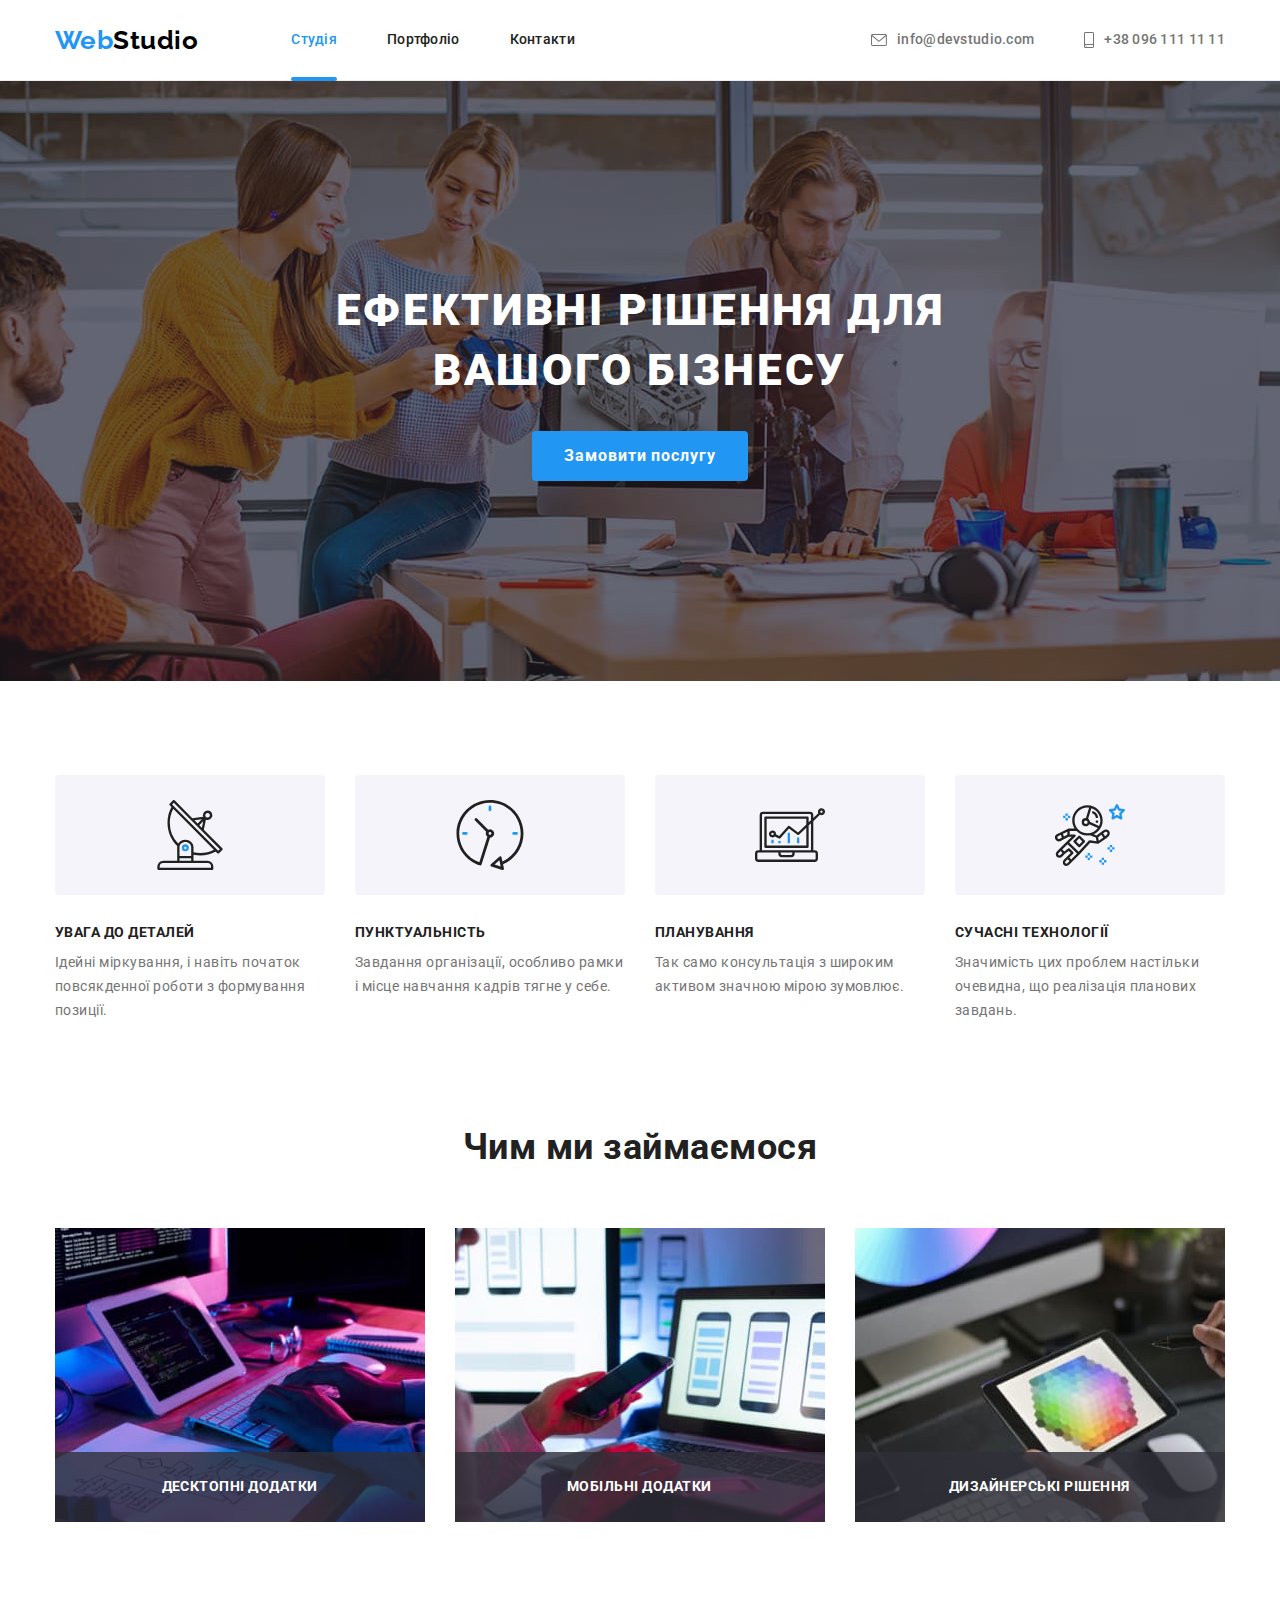
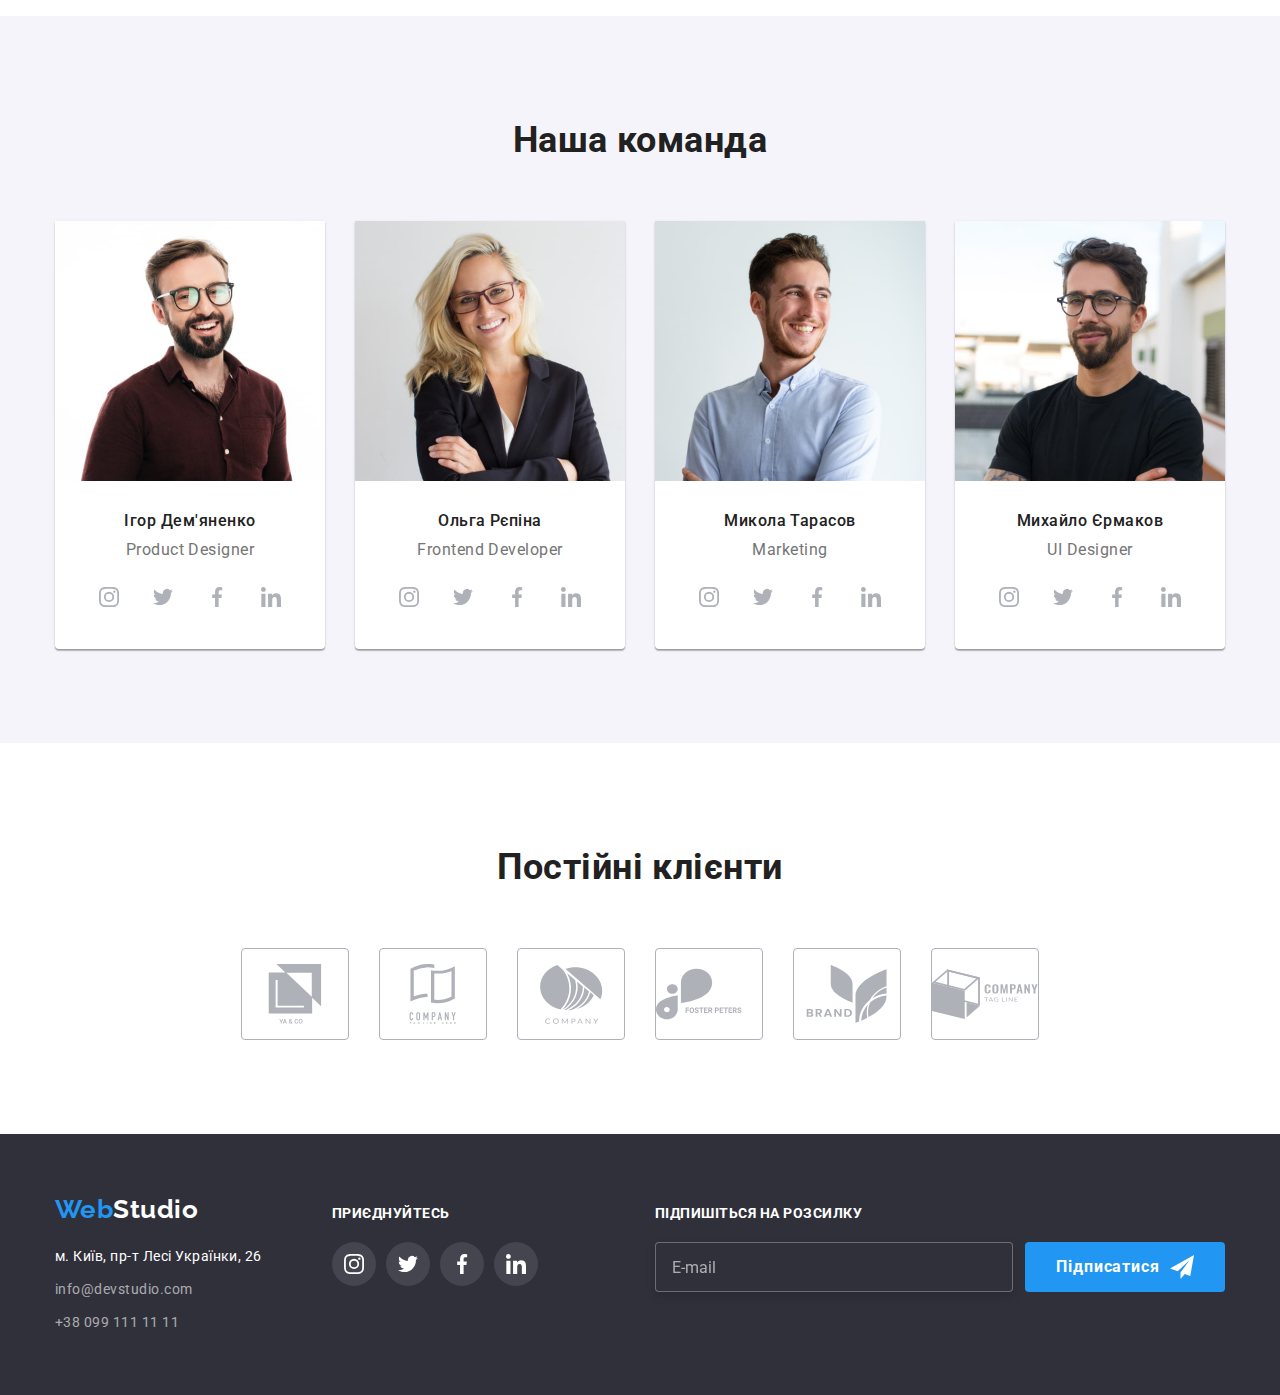
<file: index.html>
<!DOCTYPE html>
<html lang="uk">
  <head>
    <meta charset="UTF-8" />
    <meta http-equiv="X-UA-Compatible" content="IE=edge" />
    <meta name="viewport" content="width=device-width, initial-scale=1.0" />
    <title>Studio</title>
    <link rel="preconnect" href="https://fonts.googleapis.com" />
    <link rel="preconnect" href="https://fonts.gstatic.com" crossorigin />
    <link
      href="https://fonts.googleapis.com/css2?family=Raleway:wght@700&family=Roboto:wght@400;500;700;900&display=swap"
      rel="stylesheet"
    />
    <link
      rel="stylesheet"
      href="https://cdnjs.cloudflare.com/ajax/libs/modern-normalize/1.1.0/modern-normalize.min.css"
    />
    <link rel="stylesheet" href="./css/styles.css" />
  </head>
  <body>
    <!-- Header -->
    <header class="page-header">
      <div class="container nav-container">
        <nav class="main-nav">
          <a href="./index.html" class="logo"><span class="logo-text">Web</span>Studio</a>

          <ul class="site-nav list">
            <li class="item"><a href="./index.html" class="link current">Студія</a></li>
            <li class="item"><a href="./portfolio.html" class="link">Портфоліо</a></li>
            <li class="item"><a href="#" class="link">Контакти</a></li>
          </ul>
        </nav>

        <ul class="contacts list">
          <li class="item">
            <a href="malito:info@devstudio.com" class="link">
              <svg lang="en" aria-label="icon mail" class="mail-icon" width="16" height="12">
                <use href="./images/icons.svg#icon-envelope-1"></use></svg
              >info@devstudio.com</a
            >
          </li>
          <li class="item">
            <a href="tel:+380961111111" class="link">
              <svg lang="en" aria-label="icon smartphone" class="tel-icon" width="10" height="16">
                <use href="./images/icons.svg#icon-smartphone"></use></svg
              >+38 096 111 11 11</a
            >
          </li>
        </ul>
      </div>
    </header>

    <main>
      <!-- Hero -->
      <section class="hero overlay">
        <div class="container">
          <h1 class="hero-title">Ефективні рішення для вашого бізнесу</h1>
          <button type="button" class="hero-button" data-modal-open>Замовити послугу</button>
        </div>
      </section>

      <!-- Benefits -->
      <section class="section">
        <div class="container">
          <h2 class="title">Наші особливості</h2>

          <ul class="benefits list">
            <li class="item">
              <div class="benefits-icons">
                <svg lang="en" aria-label="icon antenna" class="icons-list" width="70" height="70">
                  <use href="./images/icons.svg#icon-antenna-1"></use>
                </svg>
              </div>

              <h3 class="benefits-title">УВАГА ДО ДЕТАЛЕЙ</h3>
              <p class="benefits-text">
                Ідейні міркування, і навіть початок повсякденної роботи з формування позиції.
              </p>
            </li>
            <li class="item">
              <div class="benefits-icons">
                <svg lang="en" aria-label="icon clock" class="icons-list" width="70" height="70">
                  <use href="./images/icons.svg#icon-clock-1"></use>
                </svg>
              </div>

              <h3 class="benefits-title">ПУНКТУАЛЬНІСТЬ</h3>
              <p class="benefits-text">
                Завдання організації, особливо рамки і місце навчання кадрів тягне у себе.
              </p>
            </li>
            <li class="item">
              <div class="benefits-icons">
                <svg lang="en" aria-label="icon diagram" class="icons-list" width="70" height="70">
                  <use href="./images/icons.svg#icon-diagram-1"></use>
                </svg>
              </div>

              <h3 class="benefits-title">ПЛАНУВАННЯ</h3>
              <p class="benefits-text">
                Так само консультація з широким активом значною мірою зумовлює.
              </p>
            </li>
            <li class="item">
              <div class="benefits-icons">
                <svg
                  lang="en"
                  aria-label="icon astronaut"
                  class="icons-list"
                  width="70"
                  height="70"
                >
                  <use href="./images/icons.svg#icon-astronaut-1"></use>
                </svg>
              </div>

              <h3 class="benefits-title">СУЧАСНІ ТЕХНОЛОГІЇ</h3>
              <p class="benefits-text">
                Значимість цих проблем настільки очевидна, що реалізація планових завдань.
              </p>
            </li>
          </ul>
        </div>
      </section>

      <!-- Company services -->
      <section class="section services">
        <div class="container">
          <h2 class="section-title">Чим ми займаємося</h2>
          <ul class="list pics-box">
            <li class="item pics-card">
              <img src="./images/img(1).jpg" alt="веб-сайт" width="370" />
              <div class="thumb">
                <p class="desktop-overlay">Десктопні додатки</p>
              </div>
            </li>

            <li class="item pics-card">
              <img src="./images/img(2).jpg" alt="додаток" width="370" />
              <div class="thumb">
                <p class="mobile-overlay">Мобільні додатки</p>
              </div>
            </li>

            <li class="item pics-card">
              <img src="./images/img(3).jpg" alt="дизайн" width="370" />
              <div class="thumb">
                <p class="design-overlay">Дизайнерські рішення</p>
              </div>
            </li>
          </ul>
        </div>
      </section>

      <!-- Team -->
      <section class="section team">
        <div class="container">
          <h2 class="section-title">Наша команда</h2>
          <ul class="staff list">
            <li class="item">
              <img src="./images/img1.jpg" alt="фото дизайнера продукта" width="270" />
              <div class="box">
                <h3 class="staff-title">Ігор Дем'яненко</h3>
                <p class="position">Product Designer</p>

                <ul class="social-links list">
                  <li>
                    <a href="#" class="link"
                      ><svg
                        lang="en"
                        aria-label="icon instagram"
                        class="icons-links"
                        width="20"
                        height="20"
                      >
                        <use href="./images/icons.svg#icon-instagram-2"></use></svg
                    ></a>
                  </li>
                  <li>
                    <a href="#" class="link"
                      ><svg
                        lang="en"
                        aria-label="icon twitter"
                        class="icons-links"
                        width="20"
                        height="20"
                      >
                        <use href="./images/icons.svg#icon-twitter-1"></use></svg
                    ></a>
                  </li>
                  <li>
                    <a href="#" class="link"
                      ><svg
                        lang="en"
                        aria-label="icon facebook"
                        class="icons-links"
                        width="20"
                        height="20"
                      >
                        <use href="./images/icons.svg#icon-facebook-1"></use></svg
                    ></a>
                  </li>
                  <li>
                    <a href="#" class="link"
                      ><svg
                        lang="en"
                        aria-label="icon linkedin"
                        class="icons-links"
                        width="20"
                        height="20"
                      >
                        <use href="./images/icons.svg#icon-linkedin-1"></use></svg
                    ></a>
                  </li>
                </ul>
              </div>
            </li>

            <li class="item">
              <img src="./images/img2.jpg" alt="фото фронтед разробника" width="270" />
              <div class="box">
                <h3 class="staff-title">Ольга Рєпіна</h3>
                <p class="position">Frontend Developer</p>
                <ul class="social-links list">
                  <li>
                    <a href="#" class="link"
                      ><svg
                        lang="en"
                        aria-label="icon instagram"
                        class="icons-links"
                        width="20"
                        height="20"
                      >
                        <use href="./images/icons.svg#icon-instagram-2"></use></svg
                    ></a>
                  </li>
                  <li>
                    <a href="#" class="link"
                      ><svg
                        lang="en"
                        aria-label="icon twitter"
                        class="icons-links"
                        width="20"
                        height="20"
                      >
                        <use href="./images/icons.svg#icon-twitter-1"></use></svg
                    ></a>
                  </li>
                  <li>
                    <a href="#" class="link"
                      ><svg
                        lang="en"
                        aria-label="icon facebook"
                        class="icons-links"
                        width="20"
                        height="20"
                      >
                        <use href="./images/icons.svg#icon-facebook-1"></use></svg
                    ></a>
                  </li>
                  <li>
                    <a href="#" class="link"
                      ><svg
                        lang="en"
                        aria-label="icon linkedin"
                        class="icons-links"
                        width="20"
                        height="20"
                      >
                        <use href="./images/icons.svg#icon-linkedin-1"></use></svg
                    ></a>
                  </li>
                </ul>
              </div>
            </li>
            <li class="item">
              <img src="./images/img3.jpg" alt="фото маркетолога" width="270" />
              <div class="box">
                <h3 class="staff-title">Микола Тарасов</h3>
                <p class="position">Marketing</p>

                <ul class="social-links list">
                  <li>
                    <a href="" class="link">
                      <svg
                        lang="en"
                        aria-label="icon instagram"
                        class="icons-links"
                        width="20"
                        height="20"
                      >
                        <use href="./images/icons.svg#icon-instagram-2"></use>
                      </svg>
                    </a>
                  </li>
                  <li>
                    <a href="" class="link">
                      <svg
                        lang="en"
                        aria-label="icon twitter"
                        class="icons-links"
                        width="20"
                        height="20"
                      >
                        <use href="./images/icons.svg#icon-twitter-1"></use>
                      </svg>
                    </a>
                  </li>
                  <li>
                    <a href="" class="link">
                      <svg
                        lang="en"
                        aria-label="icon facebook"
                        class="icons-links"
                        width="20"
                        height="20"
                      >
                        <use href="./images/icons.svg#icon-facebook-1"></use>
                      </svg>
                    </a>
                  </li>
                  <li>
                    <a href="" class="link">
                      <svg
                        lang="en"
                        aria-label="icon linkedin"
                        class="icons-links"
                        width="20"
                        height="20"
                      >
                        <use href="./images/icons.svg#icon-linkedin-1"></use>
                      </svg>
                    </a>
                  </li>
                </ul>
              </div>
            </li>
            <li class="item">
              <img src="./images/img4.jpg" alt="фото інтерфейсу користувача" width="270" />
              <div class="box">
                <h3 class="staff-title">Михайло Єрмаков</h3>
                <p class="position">UI Designer</p>
                <ul class="social-links list">
                  <li>
                    <a href="" class="link">
                      <svg
                        lang="en"
                        aria-label="icon instagram"
                        class="icons-links"
                        width="20"
                        height="20"
                      >
                        <use href="./images/icons.svg#icon-instagram-2"></use>
                      </svg>
                    </a>
                  </li>
                  <li>
                    <a href="" class="link">
                      <svg
                        lang="en"
                        aria-label="icon twitter"
                        class="icons-links"
                        width="20"
                        height="20"
                      >
                        <use href="./images/icons.svg#icon-twitter-1"></use>
                      </svg>
                    </a>
                  </li>
                  <li>
                    <a href="" class="link">
                      <svg
                        lang="en"
                        aria-label="icon facebook"
                        class="icons-links"
                        width="20"
                        height="20"
                      >
                        <use href="./images/icons.svg#icon-facebook-1"></use>
                      </svg>
                    </a>
                  </li>
                  <li>
                    <a href="" class="link">
                      <svg
                        lang="en"
                        aria-label="icon linkedin"
                        class="icons-links"
                        width="20"
                        height="20"
                      >
                        <use href="./images/icons.svg#icon-linkedin-1"></use>
                      </svg>
                    </a>
                  </li>
                </ul>
              </div>
            </li>
          </ul>
        </div>
      </section>

      <!-- Clients -->
      <section class="section">
        <div class="container">
          <h2 class="section-title">Постійні клієнти</h2>
          <ul class="clients list">
            <li class="item">
              <a href="" class="link">
                <svg
                  lang="en"
                  aria-label="icon first company"
                  class="clients-icons"
                  width="106"
                  height="60"
                >
                  <use href="./images/icons.svg#icon-group"></use>
                </svg>
              </a>
            </li>
            <li class="item">
              <a href="" class="link">
                <svg
                  lang="en"
                  aria-label="icon second company"
                  class="clients-icons"
                  width="106"
                  height="60"
                >
                  <use href="./images/icons.svg#icon-group-1"></use>
                </svg>
              </a>
            </li>
            <li class="item">
              <a href="" class="link">
                <svg
                  lang="en"
                  aria-label="icon third company"
                  class="clients-icons"
                  width="106"
                  height="60"
                >
                  <use href="./images/icons.svg#icon-group-2"></use>
                </svg>
              </a>
            </li>
            <li class="item">
              <a href="" class="link">
                <svg
                  lang="en"
                  aria-label="icon fourth company"
                  class="clients-icons"
                  width="106"
                  height="60"
                >
                  <use href="./images/icons.svg#icon-group-3"></use>
                </svg>
              </a>
            </li>
            <li class="item">
              <a href="" class="link">
                <svg
                  lang="en"
                  aria-label="icon fifth company"
                  class="clients-icons"
                  width="106"
                  height="60"
                >
                  <use href="./images/icons.svg#icon-group-4"></use>
                </svg>
              </a>
            </li>
            <li class="item">
              <a href="" class="link">
                <svg
                  lang="en"
                  aria-label="icon sixth company"
                  class="clients-icons"
                  width="106"
                  height="60"
                >
                  <use href="./images/icons.svg#icon-group-5"></use>
                </svg>
              </a>
            </li>
          </ul>
        </div>
      </section>
    </main>
    <!-- Footer -->
    <footer class="footer">
      <div class="container main-div">
        <div>
          <a href="./index.html" class="logo-text logo"
            >Web<span class="logo-footer">Studio</span></a
          >
          <address>
            <ul class="footer-address list">
              <li>
                <a
                  href="https://goo.gl/maps/UHNFEPTADkzNhCQ2A"
                  target="_blank"
                  rel="noopener noreferrer nofollow"
                  class="link"
                  >м. Київ, пр-т Лесі Українки, 26</a
                >
              </li>
              <li>
                <a href="malito:info@devstudio.com" class="footer-address list"
                  >info@devstudio.com</a
                >
              </li>
              <li>
                <a href="tel:+380991111111" class="footer-address list">+38 099 111 11 11</a>
              </li>
            </ul>
          </address>
        </div>

        <div class="join-div">
          <p class="text-join">приєднуйтесь</p>
          <ul class="footer-social list">
            <li class="item">
              <a href="" class="link">
                <svg
                  lang="en"
                  aria-label="icon instagram"
                  class="footer-icon"
                  width="20"
                  height="20"
                >
                  <use href="./images/icons.svg#icon-instagram-2"></use>
                </svg>
              </a>
            </li>
            <li class="item">
              <a href="" class="link">
                <svg lang="en" aria-label="icon twitter" class="footer-icon" width="20" height="20">
                  <use href="./images/icons.svg#icon-twitter-1"></use>
                </svg>
              </a>
            </li>
            <li class="item">
              <a href="" class="link">
                <svg
                  lang="en"
                  aria-label="icon facebook"
                  class="footer-icon"
                  width="20"
                  height="20"
                >
                  <use href="./images/icons.svg#icon-facebook-1"></use>
                </svg>
              </a>
            </li>
            <li class="item">
              <a href="" class="link">
                <svg
                  lang="en"
                  aria-label="icon linkedin"
                  class="footer-icon"
                  width="20"
                  height="20"
                >
                  <use href="./images/icons.svg#icon-linkedin-1"></use>
                </svg>
              </a>
            </li>
          </ul>
        </div>

        <div class="subscribe">
          <p class="subscribe-text">Підпишіться на розсилку</p>
          <form class="form-field">
            <label>
              <input type="email" name="user-email" id="email" placeholder="E-mail" />
            </label>
            <button type="submit" class="subscribe-btn">
              Підписатися
              <svg lang="en" aria-label="icon send" width="24" height="24">
                <use href="./images/icons.svg#icon-icon-send"></use>
              </svg>
            </button>
          </form>
        </div>
      </div>
    </footer>

    <div class="backdrop is-hidden" data-modal>
      <div class="modal">
        <button type="button" class="close-btn" data-modal-close>
          <svg class="icon-modal" width="18" height="18">
            <use href="./images/icons.svg#icon-close"></use>
          </svg>
        </button>

        <p class="form-title">Залиште свої дані, ми вам передзвонимо</p>

        <form class="modal-form">
          <label for="name-user">Ім'я</label>
          <div class="position-icon">
            <input
              type="text"
              name="user-name"
              id="name-user"
              required
              pattern="[a-zA-Zа-яА-ЯіІїЇ`ʼ]+"
            />
            <svg class="modal-icon" width="18" height="18">
              <use href="./images/icons.svg#icon-person-black"></use>
            </svg>
          </div>

          <label for="tel-user">Телефон</label>
          <div class="position-icon">
            <input
              type="tel"
              name="user-tel"
              id="tel-user"
              required
              pattern="[0-9]{3}-[0-9]{3}-[0-9]{2}-[0-9]{2}"
              title="xxx-xxx-xx-xx"
            />
            <svg class="modal-icon" width="18" height="18">
              <use href="./images/icons.svg#icon-phone-black"></use>
            </svg>
          </div>

          <label for="email-user">Пошта</label>
          <div class="position-icon">
            <input
              type="email"
              name="user-email"
              id="email-user"
              required
              pattern="[a-z0-9._%+-]+@[a-z0-9.-]+\.[a-z]{2,}$"
            />
            <svg class="modal-icon" width="18" height="18">
              <use href="./images/icons.svg#icon-email-black"></use>
            </svg>
          </div>

          <label for="comment-user">Коментар</label>
          <textarea name="user-comment" id="comment-user" placeholder="Введіть текст"></textarea>

          <label for="done" class="form-label">
            <input
              class="check-tick"
              type="checkbox"
              name="agreement-concent"
              value="ok"
              id="done"
              required
            />
            <svg class="icon-box" width="16" height="15">
              <use class="custom-box" href="./images/icons.svg#icon-checkbox"></use>
              <svg width="16" height="15">
                <use class="custom-icon" href="./images/icons.svg#icon-check"></use>
              </svg>
            </svg>

            Погоджуюся з розсилкою та приймаю&nbsp;<a href="#">Умови договору</a>
          </label>

          <button type="submit" class="send-btn">Відправити</button>
        </form>
      </div>
    </div>

    <script src="./js/modal.js"></script>
  </body>
</html>
</file>
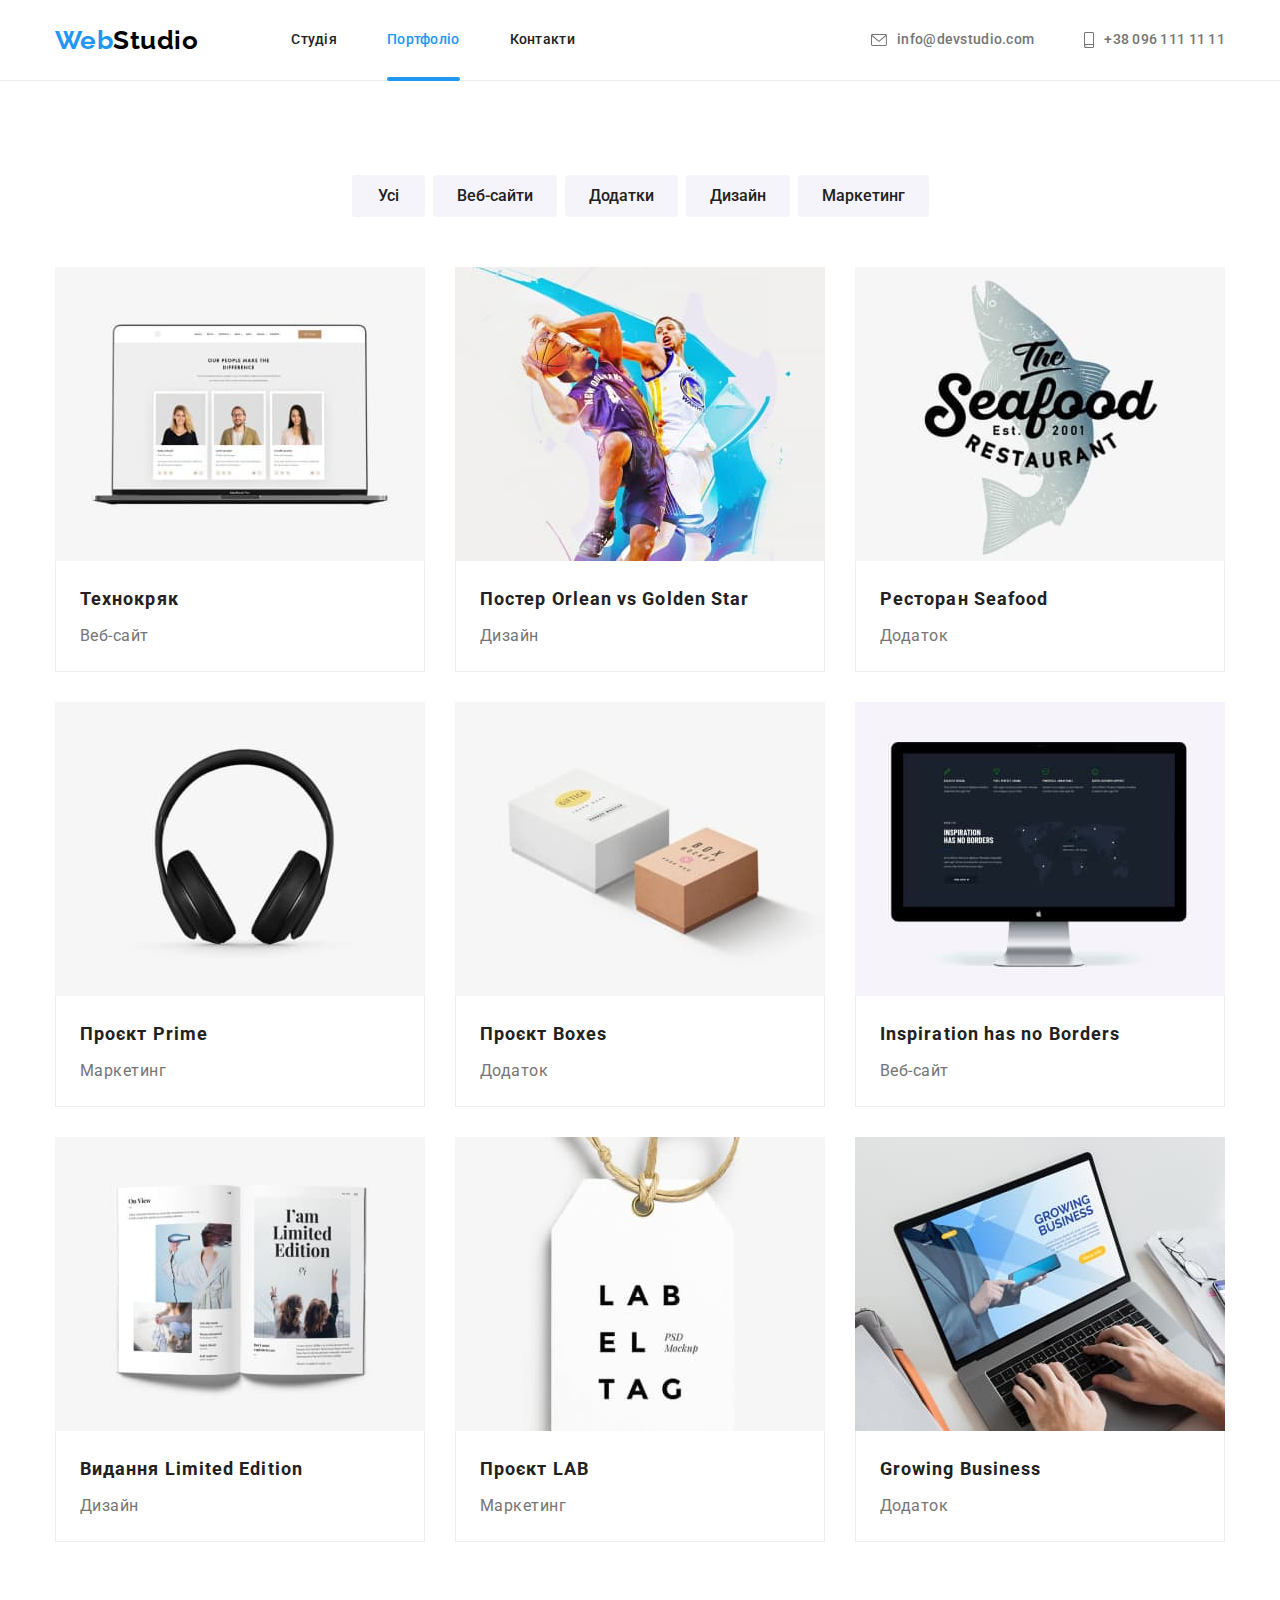
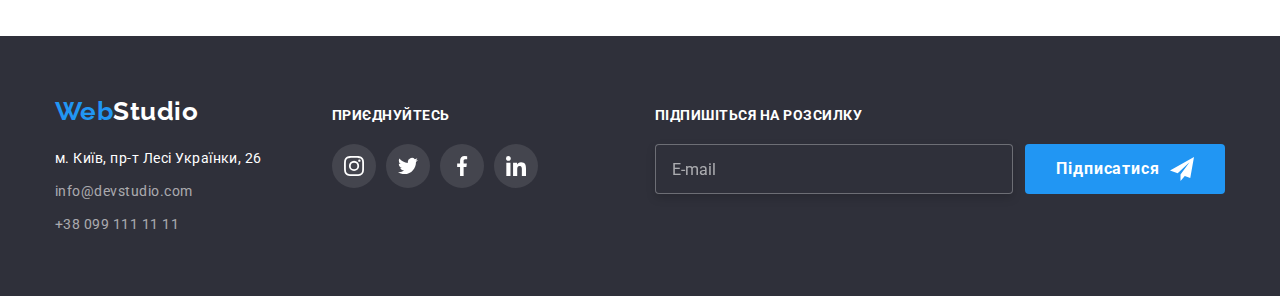
<file: portfolio.html>
<!DOCTYPE html>
<html lang="uk">
  <head>
    <meta charset="UTF-8" />
    <meta http-equiv="X-UA-Compatible" content="IE=edge" />
    <meta name="viewport" content="width=device-width, initial-scale=1.0" />
    <title>Portfolio</title>
    <link rel="preconnect" href="https://fonts.googleapis.com" />
    <link rel="preconnect" href="https://fonts.gstatic.com" crossorigin />
    <link
      href="https://fonts.googleapis.com/css2?family=Raleway:wght@700&family=Roboto:wght@400;500;700;900&display=swap"
      rel="stylesheet"
    />
    <link
      rel="stylesheet"
      href="https://cdnjs.cloudflare.com/ajax/libs/modern-normalize/1.1.0/modern-normalize.min.css"
    />
    <link rel="stylesheet" href="./css/styles.css" />
  </head>
  <body>
    <!-- Header -->
    <header class="page-header">
      <div class="container nav-container">
        <nav class="main-nav">
          <a href="./index.html" class="logo"><span class="logo-text">Web</span>Studio</a>

          <ul class="site-nav list">
            <li class="item"><a href="./index.html" class="link">Студія</a></li>
            <li class="item"><a href="./portfolio.html" class="link current">Портфоліо</a></li>
            <li class="item"><a href="#" class="link">Контакти</a></li>
          </ul>
        </nav>

        <ul class="contacts list">
          <li class="item">
            <a href="malito:info@devstudio.com" class="link">
              <svg lang="en" aria-label="icon mail" class="mail-icon" width="16" height="12">
                <use href="./images/icons.svg#icon-envelope-1"></use></svg
              >info@devstudio.com</a
            >
          </li>
          <li class="item">
            <a href="tel:+380961111111" class="link"
              ><svg lang="en" aria-label="icon smartphone" class="tel-icon" width="10" height="16">
                <use href="./images/icons.svg#icon-smartphone"></use></svg
              >+38 096 111 11 11</a
            >
          </li>
        </ul>
      </div>
    </header>

    <main>
      <section class="section">
        <div class="container">
          <h1 class="title">Перелік послуг</h1>
          <ul class="filter list">
            <li class="item"><button type="button" class="button list">Усі</button></li>
            <li class="item"><button type="button" class="button list">Веб-сайти</button></li>
            <li class="item"><button type="button" class="button list">Додатки</button></li>
            <li class="item"><button type="button" class="button list">Дизайн</button></li>
            <li class="item"><button type="button" class="button list">Маркетинг</button></li>
          </ul>

          <ul class="cards list">
            <li class="item">
              <a href="#" class="link">
                <div class="cards-wrapper">
                  <img src="./images/pic2/img(01).jpg" alt="ноутбук" width="370" />
                  <p class="cards-overlay">
                    Ресурс пропонує комплексні пропозиції з різним рівнем функціоналу та сервісів.
                    Все це дозволить відвідувачу отримати вичерпні відомості про компанію чи
                    приватну особу.
                  </p>
                </div>

                <div class="portfolio-cards">
                  <h2 class="cards-title">Технокряк</h2>
                  <p class="cards-name">Веб-сайт</p>
                </div>
              </a>
            </li>
            <li class="item">
              <a href="#" class="link">
                <div class="cards-wrapper">
                  <img
                    src="./images/pic2/img(02).jpg"
                    alt="чоловіки грають у баскетбол"
                    width="370"
                  />
                  <p class="cards-overlay">
                    Ресурс пропонує комплексні пропозиції з різним рівнем функціоналу та сервісів.
                    Все це дозволить відвідувачу отримати вичерпні відомості про компанію чи
                    приватну особу.
                  </p>
                </div>

                <div class="portfolio-cards">
                  <h2 class="cards-title">Постер <span lang="en">Orlean vs Golden Star</span></h2>
                  <p class="cards-name">Дизайн</p>
                </div>
              </a>
            </li>
            <li class="item">
              <a href="#" class="link">
                <div class="cards-wrapper">
                  <img src="./images/pic2/img(03).jpg" alt="логотип ресторану" width="370" />
                  <p class="cards-overlay">
                    Ресурс пропонує комплексні пропозиції з різним рівнем функціоналу та сервісів.
                    Все це дозволить відвідувачу отримати вичерпні відомості про компанію чи
                    приватну особу.
                  </p>
                </div>

                <div class="portfolio-cards">
                  <h2 class="cards-title">Ресторан <span lang="en">Seafood</span></h2>
                  <p class="cards-name">Додаток</p>
                </div>
              </a>
            </li>
            <li class="item">
              <a href="#" class="link">
                <div class="cards-wrapper">
                  <img src="./images/pic2/img(04).jpg" alt="навушники" width="370" />
                  <p class="cards-overlay">
                    Ресурс пропонує комплексні пропозиції з різним рівнем функціоналу та сервісів.
                    Все це дозволить відвідувачу отримати вичерпні відомості про компанію чи
                    приватну особу.
                  </p>
                </div>

                <div class="portfolio-cards">
                  <h2 class="cards-title">Проєкт <span lang="en">Prime</span></h2>
                  <p class="cards-name">Маркетинг</p>
                </div>
              </a>
            </li>
            <li class="item">
              <a href="#" class="link">
                <div class="cards-wrapper">
                  <img src="./images/pic2/img(05).jpg" alt="дві коробки" width="370" />
                  <p class="cards-overlay">
                    Ресурс пропонує комплексні пропозиції з різним рівнем функціоналу та сервісів.
                    Все це дозволить відвідувачу отримати вичерпні відомості про компанію чи
                    приватну особу.
                  </p>
                </div>
                <div class="portfolio-cards">
                  <h2 class="cards-title">Проєкт <span lang="en">Boxes</span></h2>
                  <p class="cards-name">Додаток</p>
                </div>
              </a>
            </li>
            <li class="item">
              <a href="#" class="link">
                <div class="cards-wrapper">
                  <img src="./images/pic2/img(06).jpg" alt="монітор" width="370" />
                  <p class="cards-overlay">
                    Ресурс пропонує комплексні пропозиції з різним рівнем функціоналу та сервісів.
                    Все це дозволить відвідувачу отримати вичерпні відомості про компанію чи
                    приватну особу.
                  </p>
                </div>

                <div class="portfolio-cards">
                  <h2 class="cards-title"><span lang="en">Inspiration has no Borders</span></h2>
                  <p class="cards-name">Веб-сайт</p>
                </div>
              </a>
            </li>
            <li class="item">
              <a href="#" class="link">
                <div class="cards-wrapper">
                  <img src="./images/pic2/img(07).jpg" alt="журнал" width="370" />
                  <p class="cards-overlay">
                    Ресурс пропонує комплексні пропозиції з різним рівнем функціоналу та сервісів.
                    Все це дозволить відвідувачу отримати вичерпні відомості про компанію чи
                    приватну особу.
                  </p>
                </div>
                <div class="portfolio-cards">
                  <h2 class="cards-title">Видання <span lang="en">Limited Edition</span></h2>
                  <p class="cards-name">Дизайн</p>
                </div>
              </a>
            </li>
            <li class="item">
              <a href="#" class="link">
                <div class="cards-wrapper">
                  <img src="./images/pic2/img(08).jpg" alt="етикетка" width="370" />
                  <p class="cards-overlay">
                    Ресурс пропонує комплексні пропозиції з різним рівнем функціоналу та сервісів.
                    Все це дозволить відвідувачу отримати вичерпні відомості про компанію чи
                    приватну особу.
                  </p>
                </div>
                <div class="portfolio-cards">
                  <h2 class="cards-title">Проєкт <span lang="en">LAB</span></h2>
                  <p class="cards-name">Маркетинг</p>
                </div>
              </a>
            </li>
            <li class="item">
              <a href="#" class="link">
                <div class="cards-wrapper">
                  <img
                    src="./images/pic2/img(09).jpg"
                    alt="чоловік друкує на ноутбуці"
                    width="370"
                  />
                  <p class="cards-overlay">
                    Ресурс пропонує комплексні пропозиції з різним рівнем функціоналу та сервісів.
                    Все це дозволить відвідувачу отримати вичерпні відомості про компанію чи
                    приватну особу.
                  </p>
                </div>

                <div class="portfolio-cards">
                  <h2 class="cards-title"><span lang="en">Growing Business</span></h2>
                  <p class="cards-name">Додаток</p>
                </div>
              </a>
            </li>
          </ul>
        </div>
      </section>
    </main>
    <!-- Footer -->
    <footer class="footer">
      <div class="container main-div">
        <div>
          <a href="./index.html" class="logo-text logo"
            >Web<span class="logo-footer">Studio</span></a
          >
          <address>
            <ul class="footer-address list">
              <li>
                <a
                  href="https://goo.gl/maps/UHNFEPTADkzNhCQ2A"
                  target="_blank"
                  rel="noopener noreferrer nofollow"
                  class="link"
                  >м. Київ, пр-т Лесі Українки, 26</a
                >
              </li>
              <li>
                <a href="malito:info@devstudio.com" class="footer-address list"
                  >info@devstudio.com</a
                >
              </li>
              <li><a href="tel:+380991111111" class="footer-address list">+38 099 111 11 11</a></li>
            </ul>
          </address>
        </div>

        <div class="join-div">
          <p class="text-join">приєднуйтесь</p>
          <ul class="footer-social list">
            <li class="item">
              <a href="" class="link">
                <svg
                  lang="en"
                  aria-label="icon instagram"
                  class="footer-icon"
                  width="20"
                  height="20"
                >
                  <use href="./images/icons.svg#icon-instagram-2"></use>
                </svg>
              </a>
            </li>
            <li class="item">
              <a href="" class="link">
                <svg lang="en" aria-label="icon twitter" class="footer-icon" width="20" height="20">
                  <use href="./images/icons.svg#icon-twitter-1"></use>
                </svg>
              </a>
            </li>
            <li class="item">
              <a href="" class="link">
                <svg
                  lang="en"
                  aria-label="icon facebook"
                  class="footer-icon"
                  width="20"
                  height="20"
                >
                  <use href="./images/icons.svg#icon-facebook-1"></use>
                </svg>
              </a>
            </li>
            <li class="item">
              <a href="" class="link">
                <svg
                  lang="en"
                  aria-label="icon linkedin"
                  class="footer-icon"
                  width="20"
                  height="20"
                >
                  <use href="./images/icons.svg#icon-linkedin-1"></use>
                </svg>
              </a>
            </li>
          </ul>
        </div>
        
         <div class="subscribe">
          <p class="subscribe-text">Підпишіться на розсилку</p>
          <form class="form-field">
            <label>
              <input type="email" name="user-email" id="email" placeholder="E-mail" />
            </label>
            <button type="submit" class="subscribe-btn">
              Підписатися
              <svg
                  lang="en"
                  aria-label="icon send"
                width="24" height="24">
                <use href="./images/icons.svg#icon-icon-send"></use>
              />
            </button>
          </form>
        </div>

      </div>
    </footer>
  </body>
</html>
</file>
<file: css/styles.css>
:root {
  --primary-text-color: #757575;
  --title-text-color: #212121;
  --accent-color: #2196f3;
  --primary-background-color: #ffffff;
  --secondary-background-color: #2f303a;
  --photo-background-color: #f5f4fa;
  --logo-text-color: #000000;
  --hero-btn-background: #188ce8;
  --footer-contacts-color: rgba(255, 255, 255, 0.6);
  --hero-bcg-color: #c4c4c4;
}

body {
  background-color: var(--primary-background-color);
  color: var(--primary-text-color);
  font-family: Roboto, sans-serif;
  letter-spacing: 0.03em;
}

.list {
  list-style: none;
  padding: 0;
  margin: 0;
}

.container {
  margin-left: auto;
  margin-right: auto;
  padding: 0 15px;
  width: 1200px;
}

img {
  display: block;
  max-width: 100%;
  height: auto;
}

/* Site navigation */
.logo {
  color: var(--logo-text-color);
  font-family: Raleway;
  font-weight: 700;
  font-size: 26px;
  line-height: 1.19;
  text-decoration: none;
}

.logo-text {
  color: var(--accent-color);
  font-family: Raleway;
  font-weight: 700;
  font-size: 26px;
  line-height: 1.19;
}

.nav-container {
  display: flex;
}

.main-nav {
  display: flex;
  align-items: center;
}
.site-nav {
  display: flex;
  margin-left: 93px;
  gap: 50px;
}

.site-nav .link {
  display: block;
  padding-top: 32px;
  padding-bottom: 32px;
  color: var(--title-text-color);
  font-weight: 500;
  font-size: 14px;
  line-height: 1.14;
  letter-spacing: 0.02em;
  text-decoration: none;

  position: relative;
  transition: color 250ms cubic-bezier(0.4, 0, 0.2, 1);
}

.site-nav .link:hover,
.site-nav .link:focus {
  color: var(--accent-color);
}

.site-nav .current {
  color: var(--accent-color);
}

.link.current::after {
  content: '';
  position: absolute;
  left: 0;
  bottom: -1px;
  border-radius: 2px;
  width: 100%;
  height: 4px;
  background: var(--accent-color);
}
.contacts {
  display: flex;
  margin-left: auto;
  gap: 50px;
}

.contacts .link {
  display: flex;
  padding-top: 32px;
  padding-bottom: 32px;
  color: var(--primary-text-color);
  font-weight: 500;
  font-size: 14px;
  line-height: 1.14;
  letter-spacing: 0.02em;
  text-decoration: none;
  align-items: center;
  fill: currentColor;

  transition: color 250ms cubic-bezier(0.4, 0, 0.2, 1);
}
.contacts .link:hover,
.contacts .link:focus {
  color: var(--accent-color);
}

/* Header icons */
.mail-icon {
  width: 16px;
  height: 12px;
  margin-right: 10px;
}

.tel-icon {
  width: 10px;
  height: 16px;
  margin-right: 10px;
}
.page-header {
  border-bottom: 1px solid #ececec;
}

/* Studio page */

/* Hero */
.hero-title {
  margin-left: auto;
  margin-right: auto;
  margin-top: 0;
  margin-bottom: 30px;
  width: 696px;
  color: var(--primary-background-color);
  font-weight: 900;
  font-size: 44px;
  line-height: 1.36;

  letter-spacing: 0.06em;
  text-transform: uppercase;
}
.hero {
  padding: 200px 0;
  background-color: var(--hero-bcg-color);
  text-align: center;
}

/* Hero background image */
.overlay {
  max-width: 1600px;
  height: 600px;
  margin-left: auto;
  margin-right: auto;
  background-image: linear-gradient(to right, rgba(47, 48, 58, 0.4), rgba(47, 48, 58, 0.4)),
    url(../images/hero-fon.jpg);
  background-repeat: no-repeat;
  background-position: center;
}
.hero-button {
  display: inline-block;
  padding: 10px 32px;
  min-width: 216px;
  color: var(--primary-background-color);
  background-color: var(--accent-color);
  font-family: inherit;
  font-weight: 700;
  font-size: 16px;
  line-height: 1.88;
  align-items: center;
  text-align: center;
  letter-spacing: 0.06em;
  border: transparent;
  border-radius: 4px;
  cursor: pointer;
  transition: background-color 250ms cubic-bezier(0.4, 0, 0.2, 1);
}
.hero-button:hover,
.hero-button:focus {
  background-color: var(--hero-btn-background);
  box-shadow: 0px 4px 4px rgba(0, 0, 0, 0.15);
}

/* Section Benefits*/

/* Icons benefits */

.benefits-icons {
  display: flex;
  justify-content: center;
  align-items: center;
  background-color: #f5f4fa;
  margin-bottom: 30px;
  border-radius: 4px;
  width: 100%;
  height: 120px;
}
.benefits {
  display: flex;
  gap: 30px;
}
.benefits .item {
  max-width: 270px;
  flex-basis: calc((100% - 90px) / 4);
}

.section {
  padding-top: 94px;
  padding-bottom: 94px;
}

.title {
  position: absolute;
  white-space: nowrap;
  width: 1px;
  height: 1px;
  overflow: hidden;
  border: 0;
  padding: 0;
  clip: rect(0 0 0 0);
  clip-path: 50%;
  margin: -1px;
}

.benefits-title {
  margin-top: 0;
  margin-bottom: 10px;
  color: var(--title-text-color);
  font-weight: 700;
  font-size: 14px;
  line-height: 1.14;
  text-transform: uppercase;
}

.benefits-text {
  margin-bottom: 0;
  margin-top: 0;
  font-weight: 400;
  font-size: 14px;
  line-height: 1.71;
}

/* Section Company Services */
.pics-box {
  display: flex;
  gap: 30px;
}

.section-title {
  margin-top: 0;
  margin-bottom: 50px;
  color: var(--title-text-color);
  font-weight: 700;
  font-size: 36px;
  line-height: 1.7;
  text-align: center;
}
.section.services {
  padding-top: 0;
}

.thumb {
  position: absolute;
  bottom: 0;
  width: 100%;
  height: 70px;

  background: rgba(47, 48, 58, 0.8);

  display: flex;
  justify-content: center;
  align-items: center;
}

.desktop-overlay,
.mobile-overlay,
.design-overlay {
  font-weight: 700;
  font-size: 14px;
  line-height: 1.14;
  text-transform: uppercase;
  color: var(--primary-background-color);
  margin: 0;
}
.desktop-overlay {
  flex-basis: 157px;
  max-width: 157px;
  max-height: 16px;
}

.mobile-overlay {
  flex-basis: 146px;
  max-width: 146px;
  max-height: 16px;
}

.design-overlay {
  flex-basis: 182px;
  max-width: 182px;
  max-height: 16px;
}

.pics-card.item {
  position: relative;
}

/* Section Team */

/* Social links icons */
.social-links {
  display: flex;
  justify-content: center;
  gap: 10px;
  padding-top: 16px;
}

.social-links .link {
  display: flex;
  justify-content: center;
  align-items: center;
  width: 44px;
  height: 44px;

  border-radius: 50%;
  color: #afb1b8;
  fill: currentColor;

  transition: background-color 250ms cubic-bezier(0.4, 0, 0.2, 1),
    fill 250ms cubic-bezier(0.4, 0, 0.2, 1);
}

.social-links .link:hover,
.social-links .link:focus {
  fill: var(--primary-background-color);
  background-color: var(--accent-color);
}

.staff-title {
  margin-top: 0;
  margin-bottom: 10px;
  color: var(--title-text-color);
  font-weight: 500;
  font-size: 16px;
  line-height: 1.19;
  text-align: center;
}

.box {
  padding-top: 30px;
  padding-bottom: 30px;
}

.position {
  margin-top: 0;
  margin-bottom: 0;
}

.staff {
  display: flex;
  justify-content: center;
  gap: 30px;
}

.team .position {
  font-weight: 400;
  font-size: 16px;
  line-height: 1.19;
  text-align: center;
}
.team {
  background-color: var(--photo-background-color);
}

.staff.list li {
  background-color: var(--primary-background-color);
}

.staff.list .item {
  flex-basis: calc((100% - 90px) / 4);
  max-width: 270px;
  border-radius: 0px 0px 4px 4px;
  box-shadow: 0px 1px 3px rgba(0, 0, 0, 0.12), 0px 1px 1px rgba(0, 0, 0, 0.14),
    0px 2px 1px rgba(0, 0, 0, 0.2);
}

/* Clients */
.clients {
  display: flex;
  justify-content: center;
  align-items: center;
  gap: 30px;
}

.clients .link {
  display: inline-flex;
  width: 100%;
  height: 100%;
  justify-content: center;
  align-items: center;
  color: #afb1b8;
  fill: currentColor;
  transition: fill 250ms cubic-bezier(0.4, 0, 0.2, 1);
}

.clients .link:hover,
.clients .link:focus {
  fill: var(--accent-color);
}

.clients .item {
  flex-basis: calc((100%-150px) / 6);
  max-width: 170px;
  height: 92px;
  border: 1px solid #afb1b8;
  border-radius: 4px;
}

/* Footer */
.main-div {
  display: flex;
  align-items: baseline;
}

/* Icons for Join us - social links*/
.join-div {
  margin-left: 70px;
}
.text-join {
  font-weight: 700;
  font-size: 14px;
  line-height: 1.14;
  text-transform: uppercase;
  color: var(--primary-background-color);
  margin-top: 0%;
  margin-bottom: 20px;
}

.footer-social {
  display: flex;
  gap: 10px;
}

.footer-social .item {
  flex-basis: calc((100% - 30px) / 4);
  max-width: 44px;
  height: 44px;
}

.footer-social .link {
  display: flex;
  justify-content: center;
  align-items: center;
  width: 44px;
  height: 44px;
  border-radius: 50%;
  color: var(--primary-background-color);
  fill: currentColor;
  background-color: rgba(255, 255, 255, 0.1);
  transition: background-color 250ms cubic-bezier(0.4, 0, 0.2, 1);
}

.footer-social .link:hover,
.footer-social .link:focus {
  background-color: var(--accent-color);
}
/* Icons for Join us - social links*/

.footer {
  background-color: var(--secondary-background-color);
  padding: 60px 0;
}

.logo-text.logo {
  display: block;

  margin-bottom: 20px;
}
.logo-footer {
  color: var(--primary-background-color);
}

.footer-address {
  display: flex;
  flex-direction: column;
  gap: 9px;
}

.footer-address .link {
  display: block;

  color: var(--primary-background-color);
  font-size: 14px;
  line-height: 1.7;
  font-style: normal;
  text-decoration: none;
}

.footer-address .list {
  display: block;

  color: var(--footer-contacts-color);
  font-style: normal;
  font-size: 14px;
  line-height: 1.7;
  text-decoration: none;
  transition: color 250ms cubic-bezier(0.4, 0, 0.2, 1);
}

.footer-address .list:hover,
.footer-address .list:focus {
  color: var(--accent-color);
}

/* Footer Form Subscribe */
.subscribe-text {
  font-weight: 700;
  font-size: 14px;
  line-height: 1.14;
  text-transform: uppercase;

  color: var(--primary-background-color);
  margin-top: 0;
  margin-bottom: 20px;
}

.form-field input {
  width: 358px;
  height: 50px;
  border: 1px solid rgba(255, 255, 255, 0.3);
  filter: drop-shadow(0px 4px 4px rgba(0, 0, 0, 0.15));
  border-radius: 4px;
  background-color: var(--secondary-background-color);
  margin: 0;
  padding-top: 15px;
  padding-bottom: 15px;
  padding-left: 16px;
  color: var(--primary-background-color);
}

.form-field input::placeholder {
  font-size: 16px;
  line-height: 1.25;
  color: rgba(255, 255, 255, 0.6);
}

.form-field {
  display: flex;
  gap: 12px;
}

.subscribe-btn {
  font-weight: 700;
  font-size: 16px;
  line-height: 1.88;
  letter-spacing: 0.06em;
  font-family: inherit;
  color: var(--primary-background-color);
  background-color: var(--accent-color);

  border-radius: 4px;
  border: none;

  padding: 10px 28px;
  min-width: 200px;
  display: flex;
  justify-content: center;
  align-items: center;
  gap: 10px;
  cursor: pointer;
  transition: background-color 250ms cubic-bezier(0.4, 0, 0.2, 1);
}

.subscribe-btn:hover,
.subscribe-btn:focus {
  background-color: var(--hero-btn-background);
  box-shadow: 0px 4px 4px rgba(0, 0, 0, 0.15);
}

.subscribe {
  margin-left: auto;
}

/* Portfolio page */
.filter {
  display: flex;
  justify-content: center;
  margin-bottom: 50px;
  gap: 8px;
}

.button {
  display: inline-block;
  min-width: 73px;
  padding: 6px 22px;

  color: var(--title-text-color);
  background-color: var(--photo-background-color);
  font-family: inherit;
  font-weight: 500;
  font-size: 16px;
  line-height: 1.62;
  text-align: center;
  border-color: transparent;
  border-radius: 4px;
  cursor: pointer;

  transition: background-color 250ms cubic-bezier(0.4, 0, 0.2, 1),
    color 250ms cubic-bezier(0.4, 0, 0.2, 1), box-shadow 250ms cubic-bezier(0.4, 0, 0.2, 1);
}
.button.list:hover,
.button.list:focus {
  color: var(--primary-background-color);
  background-color: var(--accent-color);
  box-shadow: 0px 3px 1px rgb(0 0 0 / 10%), 0px 1px 2px rgb(0 0 0 / 8%),
    0px 2px 2px rgb(0 0 0 / 12%);
}

.cards .link {
  display: block;
  text-decoration: none;
  color: var(--title-text-color);
}

.cards .link:hover,
.cards .link:focus {
  box-shadow: 0px 1px 1px rgba(0, 0, 0, 0.12), 0px 4px 4px rgba(0, 0, 0, 0.06),
    1px 4px 6px rgba(0, 0, 0, 0.16);
}

.cards-title {
  margin-top: 0;
  margin-bottom: 4px;
  color: var(--title-text-color);
  font-weight: 700;
  font-size: 18px;
  line-height: 2;
  letter-spacing: 0.06em;
}
.cards-name {
  margin-top: 0;
  margin-bottom: 0;
  color: var(--primary-text-color);
  font-size: 16px;
  line-height: 1.88;
}

.portfolio-cards {
  padding: 20px 24px;

  border-bottom: 1px solid #eeeeee;
  border-right: 1px solid #eeeeee;
  border-left: 1px solid #eeeeee;
}

.cards {
  display: flex;
  flex-wrap: wrap;
  justify-content: center;
  gap: 30px 30px;
}

.cards .item {
  flex-basis: calc((100% - 60px) / 3);
  max-width: 370px;
}

.cards-wrapper {
  position: relative;
  overflow: hidden;
}

.cards-overlay {
  position: absolute;
  top: 0;
  left: 0;
  height: 101%;
  width: 100%;
  font-size: 18px;
  line-height: 1.6;
  padding: 63px 24px;
  margin: 0;
  background-color: rgba(33, 150, 243, 0.9);
  color: var(--primary-background-color);
  transform: translateY(100%);
  transition: transform 250ms cubic-bezier(0.4, 0, 0.2, 1),
    box-shadow 250ms cubic-bezier(0.4, 0, 0.2, 1);
}

.cards .link:hover .cards-overlay,
.cards .link:focus .cards-overlay {
  transform: translate(0%);
}

/* Backdrop */
.backdrop {
  position: fixed;
  z-index: 100;
  top: 0;
  left: 0;
  width: 100%;
  height: 100%;
  background-color: rgba(0, 0, 0, 0.1);
  transition: opacity 500ms cubic-bezier(0.4, 0, 0.2, 1),
    visibility 500ms cubic-bezier(0.4, 0, 0.2, 1);
}

.backdrop.is-hidden {
  visibility: hidden;
  opacity: 0;
  pointer-events: none;
}

/* Modal window */
.modal {
  position: absolute;
  top: 50%;
  left: 50%;
  transform: translate(-50%, -50%);
  min-width: 528px;
  min-height: 581px;
  background-color: var(--primary-background-color);
  border-radius: 4px;
  padding: 40px;
}

.close-btn {
  position: absolute;
  top: 8px;
  right: 8px;
  width: 30px;
  height: 30px;
  border-radius: 50%;
  padding: 0;
  border: 1px solid rgba(0, 0, 0, 0.1);
  background-color: transparent;
  display: flex;
  justify-content: center;
  align-items: center;
  cursor: pointer;
  fill: currentColor;
}

.close-btn:hover,
.close-btn:focus {
  color: var(--accent-color);
}

/* Modal Form */
.form-title {
  font-weight: 700;
  font-size: 20px;
  line-height: 1.15;
  text-align: center;
  color: var(--title-text-color);
  margin-top: 0;
  margin-bottom: 12px;
}

.modal-form {
  display: flex;
  flex-direction: column;
}

.modal-form input {
  width: 100%;
  border: 1px solid rgba(33, 33, 33, 0.2);
  border-radius: 4px;
  height: 40px;
  padding-left: 42px;
  transition: border-color 250ms cubic-bezier(0.4, 0, 0.2, 1);
}

.modal-form label {
  font-size: 12px;
  line-height: 1.17;
  letter-spacing: 0.01em;
  color: var(--primary-text-color);
  margin-bottom: 4px;
}

.modal-form textarea {
  resize: none;
  width: 100%;
  height: 120px;
  border: 1px solid rgba(33, 33, 33, 0.2);
  border-radius: 4px;
  margin-bottom: 20px;
  padding: 12px 16px;
  transition: border-color 250ms cubic-bezier(0.4, 0, 0.2, 1);
}

.modal-form textarea::placeholder {
  font-size: 12px;
  line-height: 1.17;
  letter-spacing: 0.01em;
  color: rgba(117, 117, 117, 0.5);
}

.modal-form textarea:focus {
  outline: none;
  border-color: var(--accent-color);
}

.position-icon input:focus {
  outline: none;
  border-color: var(--accent-color);
}

.position-icon {
  position: relative;
  margin-bottom: 10px;
}
.modal-icon {
  position: absolute;
  top: 50%;
  left: 12px;
  transform: translateY(-50%);
  transition: fill 250ms cubic-bezier(0.4, 0, 0.2, 1);
}

.position-icon:focus-within .modal-icon {
  fill: var(--accent-color);
}

/* Checkbox */

.modal-form .form-label {
  font-size: 14px;
  line-height: 1.71;
  color: var(--primary-text-color);
}
.check-tick {
  position: absolute;
  white-space: nowrap;
  width: 1px;
  height: 1px;
  overflow: hidden;
  border: 0;
  padding: 0;
  clip: rect(0 0 0 0);
  clip-path: 50%;
  margin: -1px;
}

.check-tick:checked + .icon-box .custom-box {
  display: none;
}

.icon-box {
  margin-right: 8px;
  cursor: pointer;
}

.check-tick:checked + .icon-box {
  background-color: var(--accent-color);
  background-origin: border-box;
  border-color: var(--accent-color);
}

.check-tick:checked + .icon-box .custom-icon {
  display: block;
}

.check-tick:focus + .icon-box {
  box-shadow: 0 0 0 1px var(--accent-color);
}

.modal-form .check-tick {
  width: 16px;
  height: 15px;
}

.modal-form .form-label {
  width: 425px;
  height: 24px;
  margin-bottom: 30px;
}

.custom-icon {
  display: none;
}

.form-label {
  display: flex;
  align-items: center;
  justify-content: center;
}
.form-label a {
  color: var(--accent-color);
}

/* Modal form-send-button */
.send-btn {
  font-family: inherit;
  font-weight: 700;
  font-size: 16px;
  line-height: 1.88;
  border: none;
  align-self: center;
  letter-spacing: 0.06em;
  color: var(--primary-background-color);
  background: var(--accent-color);
  box-shadow: 0px 4px 4px rgba(0, 0, 0, 0.15);
  border-radius: 4px;
  cursor: pointer;
  padding: 10px 52px;
  transition: background-color 250ms cubic-bezier(0.4, 0, 0.2, 1);
}

.send-btn:hover,
.send-btn:focus {
  background-color: var(--hero-btn-background);
}
</file>
